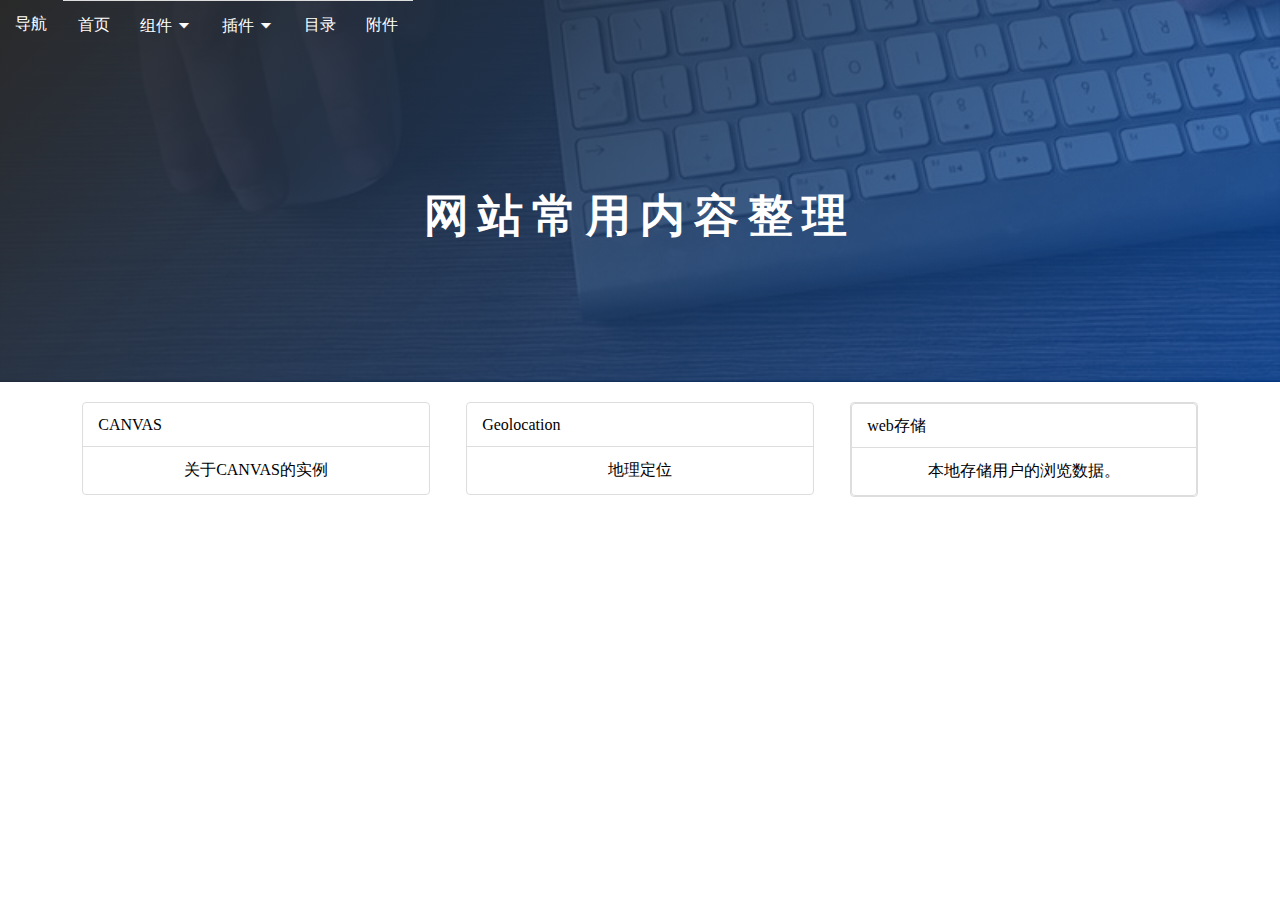
<file: index.html>
<!DOCTYPE html>
<html lang="en">
<head>
	<meta charset="UTF-8">
	<meta name="viewport" content="width=device-width, initial-scale=1.0">
	<title>导航条</title>
	<link rel="stylesheet/less" type="text/css" href="fonts/iconfont.css">	
	<link rel="shortcut icon" href="img/logo.png">
	<link rel="stylesheet/less" type="text/css" href="css/QFrame.css">
	<link rel="stylesheet/less" type="text/css" href="css/color.css">
	<script src="js/less.min.js" type="text/javascript"></script>
</head>
<body>
	<header id="header" class="header">			
		<div class="overlay"></div>
		<div class="menu"></div>
		<div class="content">
			<div class="conWrap">
				<h1 class="color-white title-font">网站常用内容整理</h1>
			</div>			
		</div>
	</header>
	<div class="container">		
		<div class="col-xs-4 col-md-4">
			<div class="card block">
				<div class="card-header">CANVAS</div>
				<div class="card-body">关于CANVAS的实例</div>			
			</div>
		</div>
		<div class="col-xs-4 col-md-4">
			<div class="card block">
				<div class="card-header">Geolocation</div>
				<div class="card-body">地理定位</div>				
			</div>
		</div>
		<div class="col-xs-4 col-md-4">
			<div class="card block">
			<div class="card ">
				<div class="card-header">web存储</div>
				<div class="card-body">本地存储用户的浏览数据。</div>				
			</div>
		</div>		
	</div>

	<!-- 	<h1 class="font-black">我是黑色</h1> -->
	<script type="text/javascript" src="js/jquery-1.7.2.min.js"></script>
	<script type="text/javascript" src="js/index.js"></script>
</body>
</html>
</file>
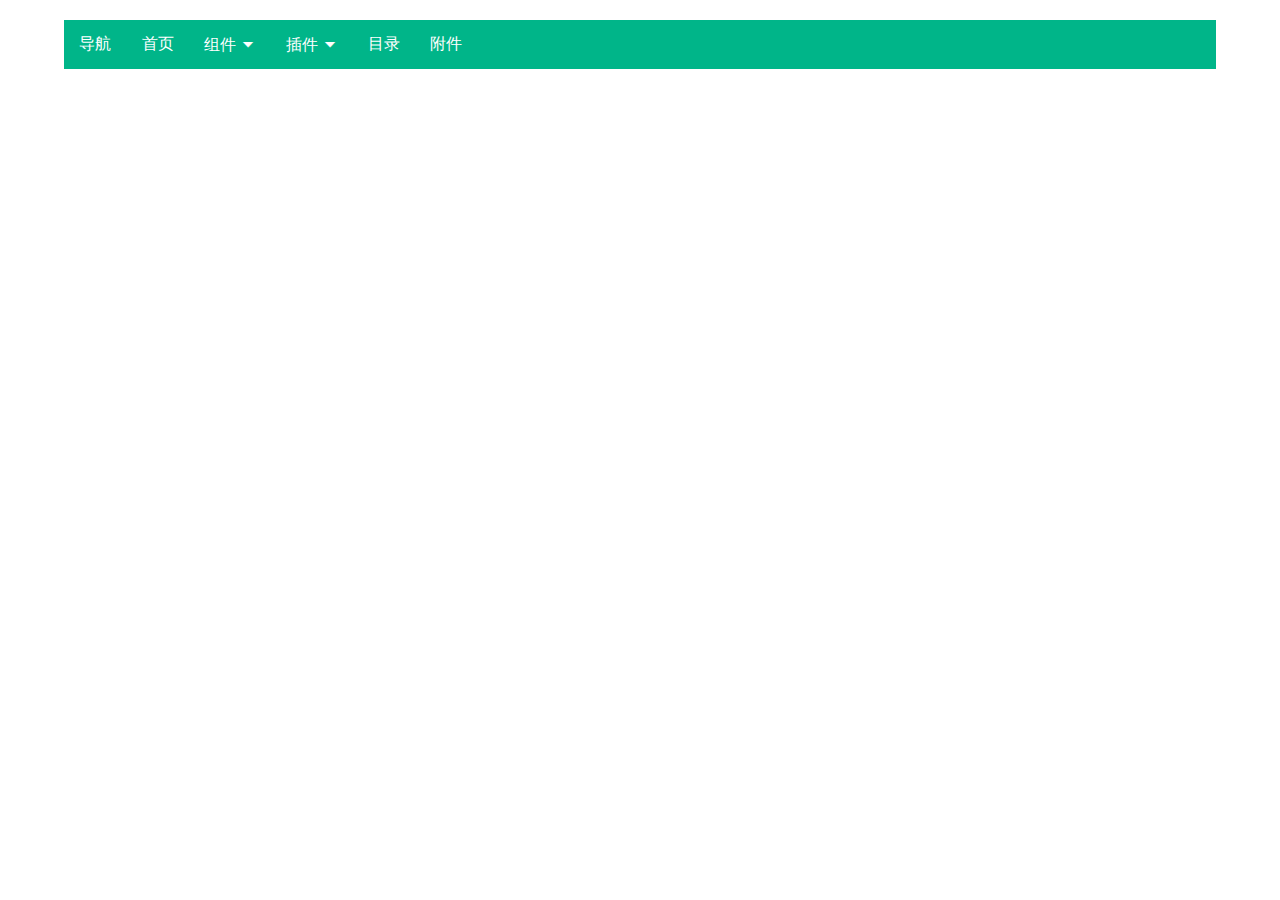
<file: loadingImg.html>
<!DOCTYPE html>
<html lang="en">
<head>
	<meta charset="UTF-8">
	<title>图片懒加载</title>
</head>
<link rel="stylesheet" type="text/css" href="fonts/iconfont.css">
<link rel="stylesheet" type="text/css" href="css/QFrame.css">
<link rel="stylesheet" type="text/css" href="css/color.css">
<link rel="shortcut icon" href="img/logo.png">
<!-- <style>	
#imgwrap {
	/*width: 520px;*/
	margin: 30px auto;
	border: 1px solid red;
	overflow: hidden;
}
#imgwrap li {
	width: 100%;
	height: 480px;
	float: left;
	list-style: none;
	margin: 5px;
	background: url(img/default.jpg) center center no-repeat;
	/*border: 1px dashed green;*/
}
</style> -->
<body>
	<div class="container">
		<div class="menu"></div>		
		<div class="mt10">
			<div id="imgwrap">
				<ul>
					<li data-src="img/l-1.jpg"></li>
					<li data-src="img/l-2.jpg"></li>
					<li data-src="img/l-3.jpg"></li>
					<li data-src="img/l-4.jpg"></li>
					<li data-src="img/l-5.jpg"></li>
					<li data-src="img/l-6.jpg"></li>
					<li data-src="img/l-7.jpg"></li>
					<li data-src="img/l-8.jpg"></li>
				</ul>
			</div>
		</div>
	</div>
	<script type="text/javascript" src="js/jquery-1.7.2.min.js"></script>
	<script type="text/javascript" src="js/index.js"></script>	
</body>
</html>
</file>
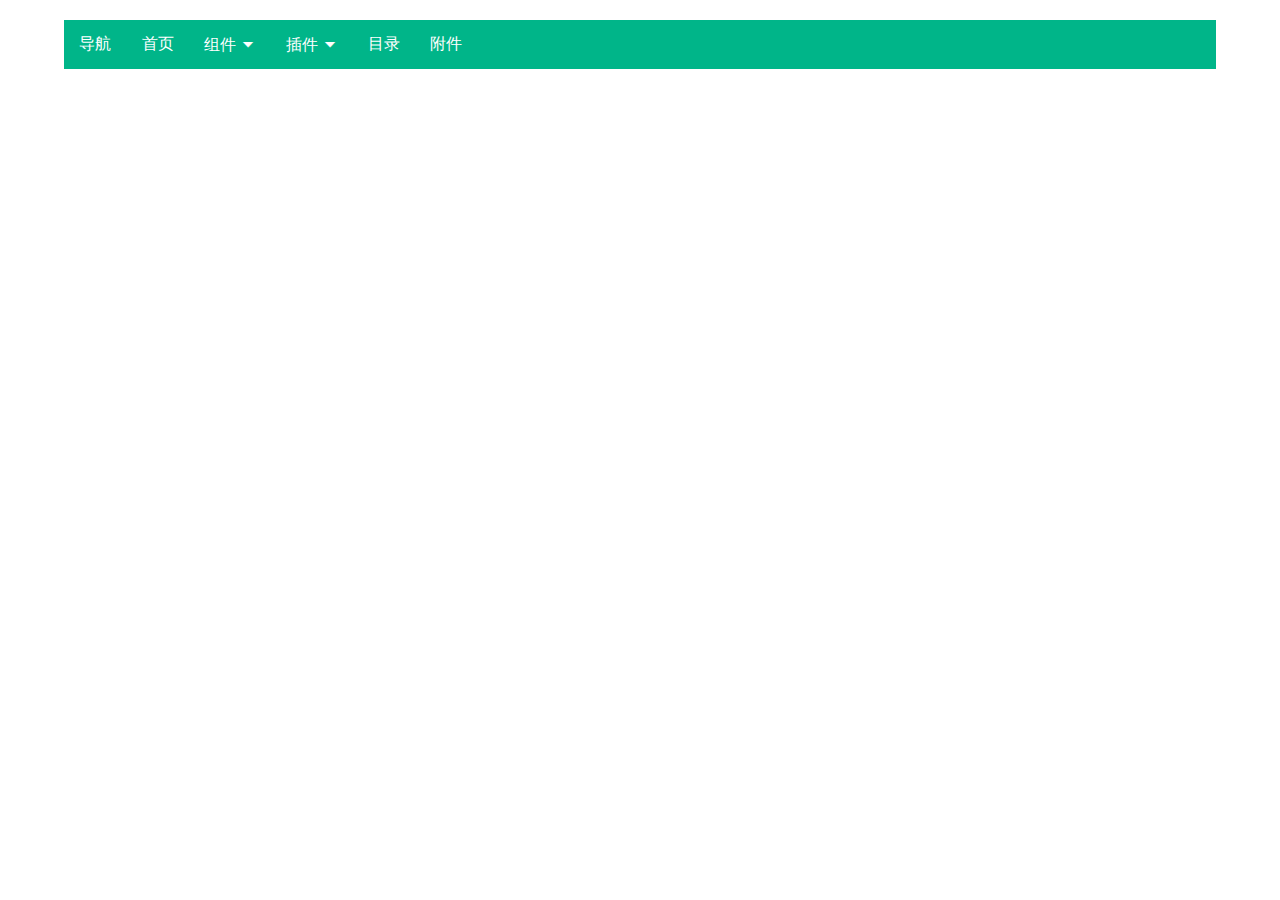
<file: navbar.html>
<!DOCTYPE html>
<html lang="en">
<head>
	<meta charset="UTF-8">
	<meta name="viewport" content="width=device-width, initial-scale=1.0">
	<title>导航条</title>
	<style>
		.open + .dm-1 {
    display: block;
    background-color: #00b589;
}
	</style>
</head>
<link rel="stylesheet" type="text/css" href="fonts/iconfont.css">
<link rel="stylesheet" type="text/css" href="css/QFrame.css">
<link rel="stylesheet" type="text/css" href="css/color.css">
<body>
	<div class="container" style="overflow: inherit;">
		<div class="menu" style="background-color: #00b589;"></div>
	</div>
	
	<script type="text/javascript" src="js/jquery-1.7.2.min.js"></script>
	<script type="text/javascript" src="js/index.js"></script>
</body>
</html>
</file>
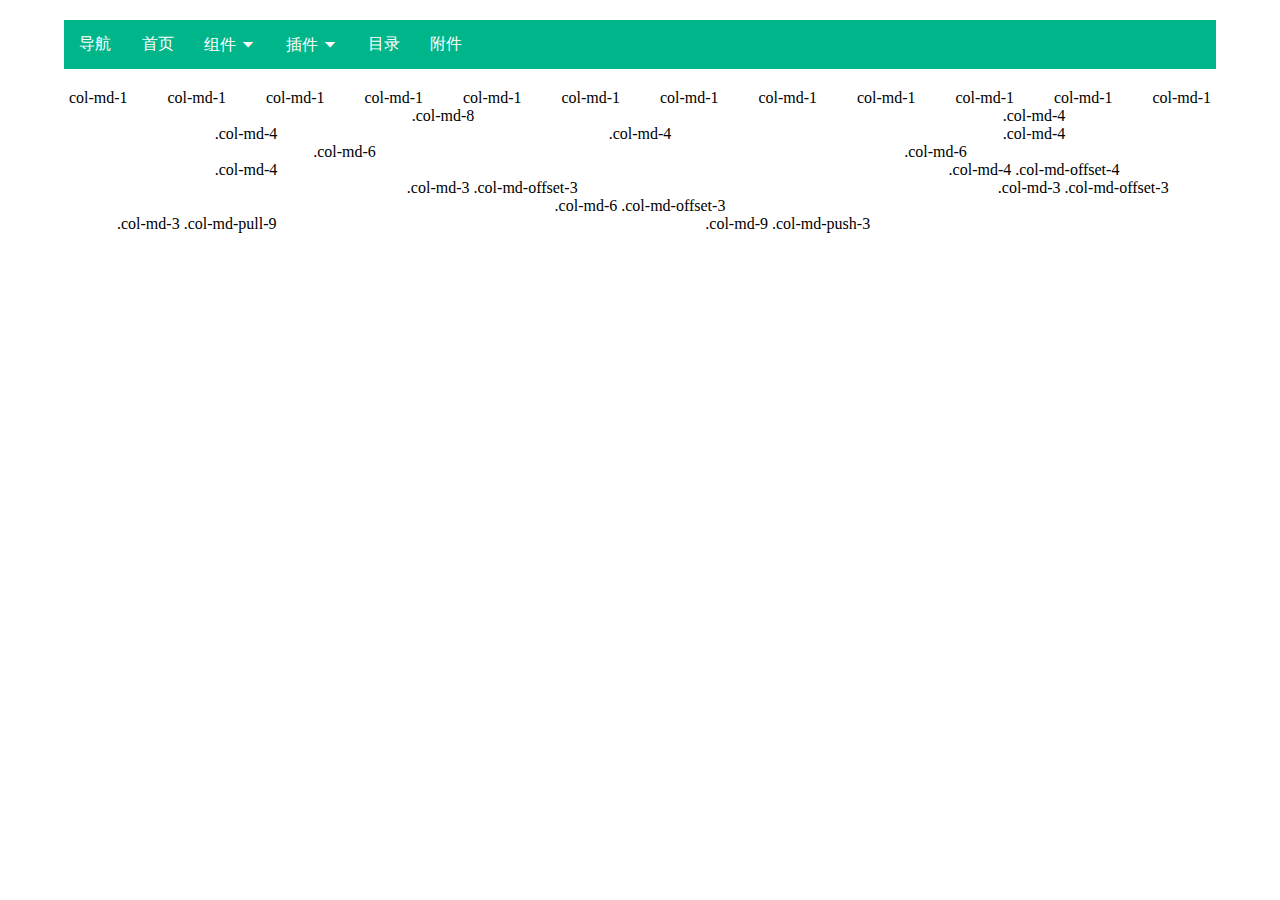
<file: shange.html>
<!DOCTYPE html>
<html lang="en">
<head>
	<meta charset="UTF-8">
	<meta name="viewport" content="width=device-width, initial-scale=1.0">
	<title>导航条</title>
</head>
<link rel="stylesheet" type="text/css" href="fonts/iconfont.css">
<link rel="stylesheet" type="text/css" href="css/QFrame.css">
<link rel="stylesheet" type="text/css" href="css/color.css">
<link rel="shortcut icon" href="img/logo.png">
<body>
	<div class="container">
		<div class="menu"></div>
		<div class="mt10">
			<div class="row rowgrid">
				<div class="col-xs-1 col-xs-1">col-md-1</div>
				<div class="col-xs-1 col-md-1">col-md-1</div>
				<div class="col-xs-1 col-md-1">col-md-1</div>
				<div class="col-xs-1 col-md-1">col-md-1</div>
				<div class="col-xs-1 col-md-1">col-md-1</div>
				<div class="col-xs-1 col-md-1">col-md-1</div>
				<div class="col-xs-1 col-md-1">col-md-1</div>
				<div class="col-xs-1 col-md-1">col-md-1</div>
				<div class="col-xs-1 col-md-1">col-md-1</div>
				<div class="col-xs-1 col-md-1">col-md-1</div>
				<div class="col-xs-1 col-md-1">col-md-1</div>
				<div class="col-xs-1 col-md-1">col-md-1</div>
			</div>
			<div class="row rowgrid">
				<div class="col-xs-8 col-md-8">.col-md-8</div>
				<div class="col-xs-4 col-md-4">.col-md-4</div>
			</div>
			<div class="row rowgrid">
				<div class="col-xs-4 col-md-4">.col-md-4</div>
				<div class="col-xs-4 col-md-4">.col-md-4</div>
				<div class="col-xs-4 col-md-4">.col-md-4</div>
			</div>
			<div class="row rowgrid">
				<div class="col-xs-6 col-md-6">.col-md-6</div>
				<div class="col-xs-6 col-md-6">.col-md-6</div>
			</div>
			<div class="row rowgrid">
				<div class="col-md-4">.col-md-4</div>
				<div class="col-md-4 col-md-offset-4  col-xs-offset-4">.col-md-4 .col-md-offset-4</div>
			</div>
			<div class="row rowgrid">
				<div class="col-xs-3 col-md-3 col-md-offset-3 col-xs-offset-3">.col-md-3 .col-md-offset-3</div>
				<div class="col-xs-3 col-md-3 col-md-offset-3 col-xs-offset-3">.col-md-3 .col-md-offset-3</div>
			</div>
			<div class="row rowgrid">
				<div class="col-xs-6 col-md-6 col-md-offset-3  col-xs-offset-3">.col-md-6 .col-md-offset-3</div>
			</div>
			<div class="row rowgrid">
			  	<div class="col-md-9 col-md-push-3">.col-md-9 .col-md-push-3</div>
			  	<div class="col-md-3 col-md-pull-9">.col-md-3 .col-md-pull-9</div>
			</div>
		</div>
	</div>	
	<script type="text/javascript" src="js/jquery-1.7.2.min.js"></script>
	<script type="text/javascript" src="js/index.js"></script>
</body>
</html>
</file>
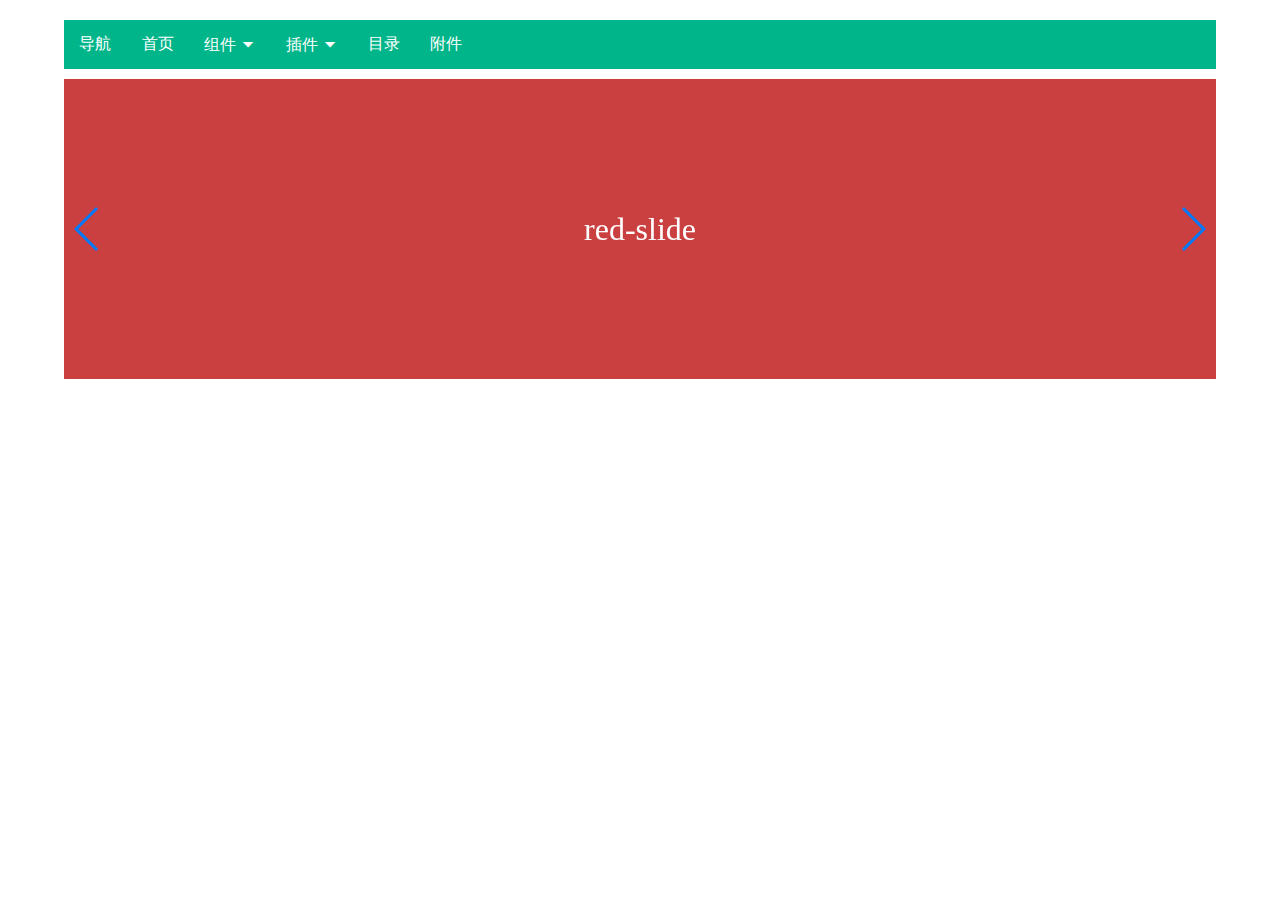
<file: swiper.html>
<!DOCTYPE html>
<html lang="en">
<head>
	<meta charset="UTF-8">
	<meta name="viewport" content="width=device-width, initial-scale=1.0">
	<title>导航条</title>
</head>
<link rel="stylesheet" type="text/css" href="fonts/iconfont.css">
<link rel="stylesheet" type="text/css" href="swiper/css/swiper-3.4.0.min.css">
<link rel="stylesheet" type="text/css" href="swiper/css/animate.min.css">
<link rel="stylesheet" type="text/css" href="css/QFrame.css">
<link rel="stylesheet" type="text/css" href="css/color.css">
<link rel="shortcut icon" href="img/logo.png">
<body>
	<div class="container">
		<div class="menu"></div>
		<div class="swiper-container mt10">
		    <div class="swiper-wrapper">
		        <div class="swiper-slide orange-slide"><center>orange-slide</center></div>
		        <div class="swiper-slide red-slide"><center>red-slide</center></div>
		        <div class="swiper-slide theme-slide"><center>theme-slide</center></div>
		    </div>
		    <!-- 如果需要分页器 -->
		    <div class="swiper-pagination"></div>
		    
		    <!-- 如果需要导航按钮 -->
		    <div class="swiper-button-prev"></div>
		    <div class="swiper-button-next"></div>
		    
		    <!-- 如果需要滚动条 -->
		    <!-- <div class="swiper-scrollbar"></div> -->
		</div>
	</div>
	
	<script type="text/javascript" src="js/jquery-1.7.2.min.js"></script>
	<script type="text/javascript" src="swiper/js/swiper-3.4.0.jquery.min.js"></script>
	<script type="text/javascript" src="swiper/js/swiper.animate1.0.2.min.js"></script>
	<script type="text/javascript" src="js/index.js"></script>
	<script type="text/javascript">        
	  	var mySwiper = new Swiper ('.swiper-container', {
		  	autoplay:1000,	//自动播放
		  	autoplayStopOnLast : false,	//如果设置为true，当切换到最后一个slide时停止自动切换。（loop模式下无效）。
		  	initialSlide :1,	//设定初始化时slide的索引,0开始。
		  	// direction : 'vertical',	//Slides的滑动方向，可设置水平(horizontal)或垂直(vertical)。
		  	// speed:300,	//滑动速度，即slider自动滑动开始到结束的时间（单位ms）。
	  	})
  </script>
</body>
</html>
</file>
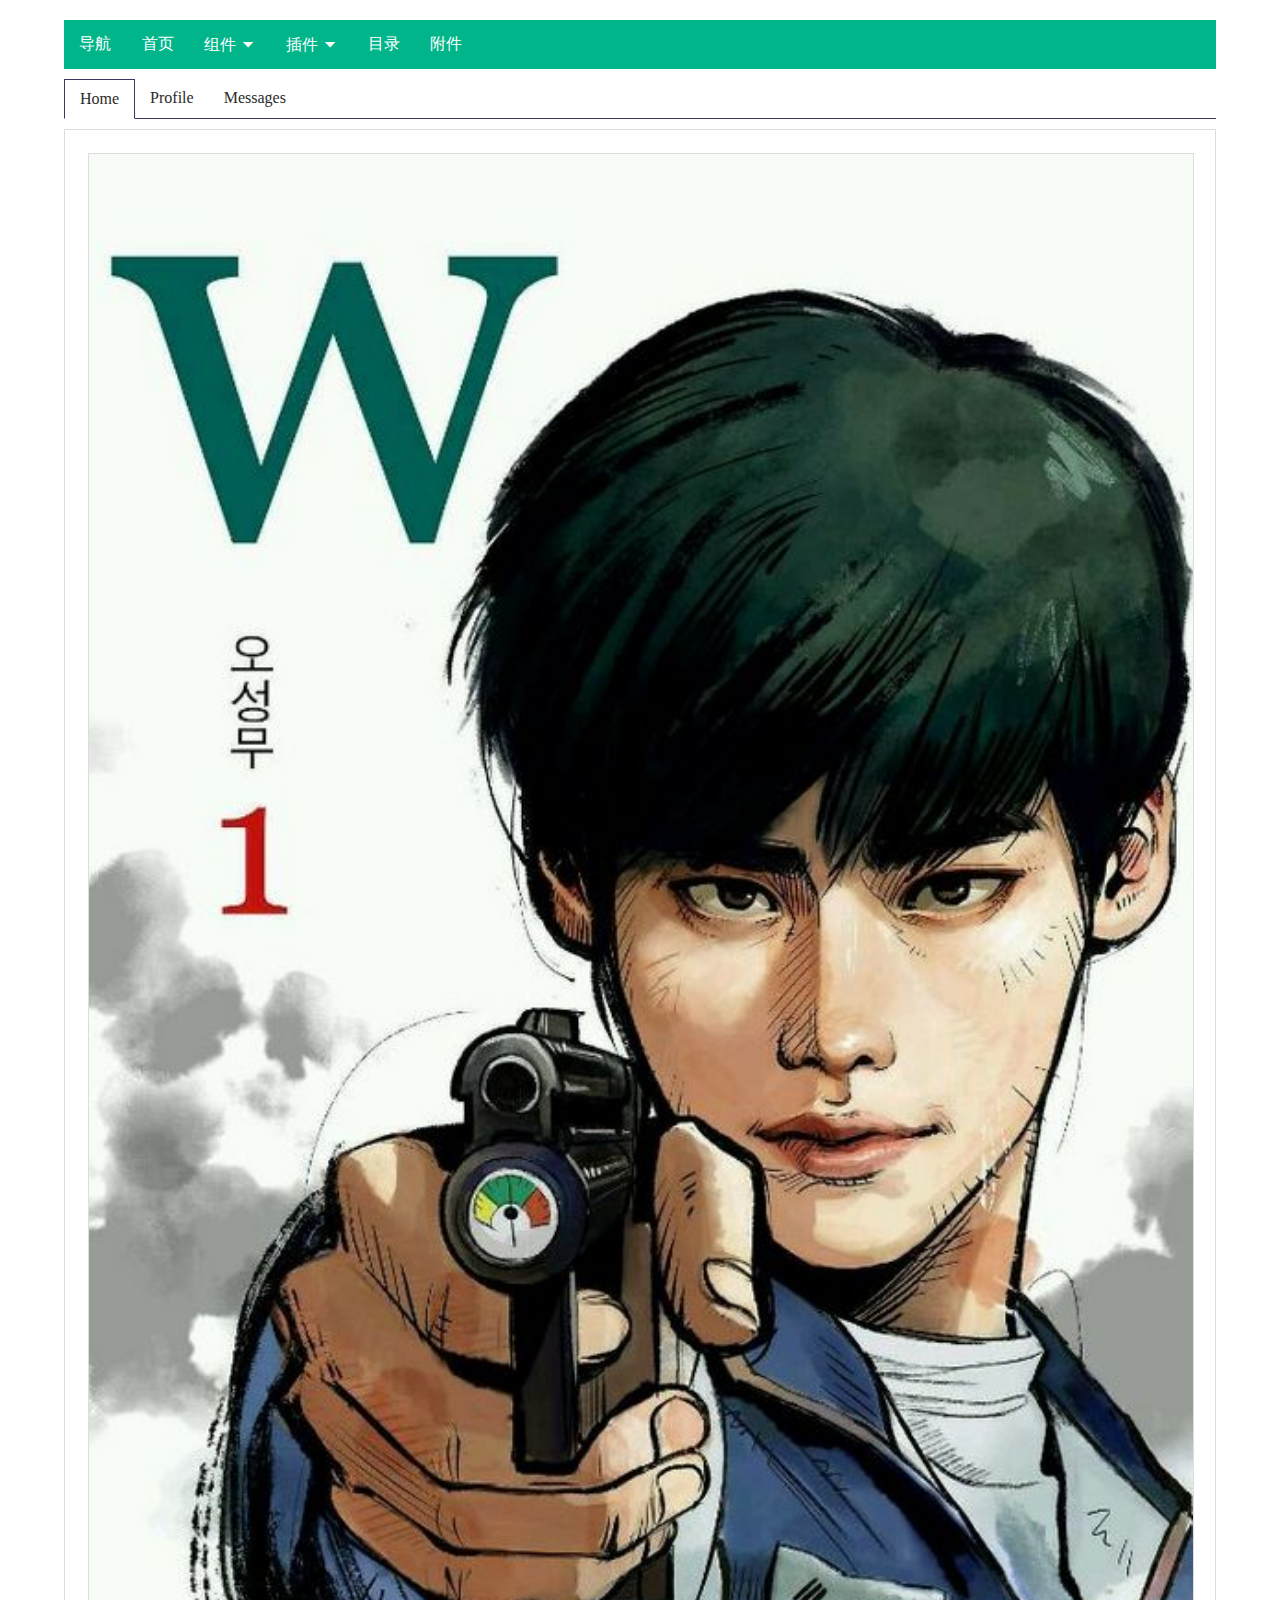
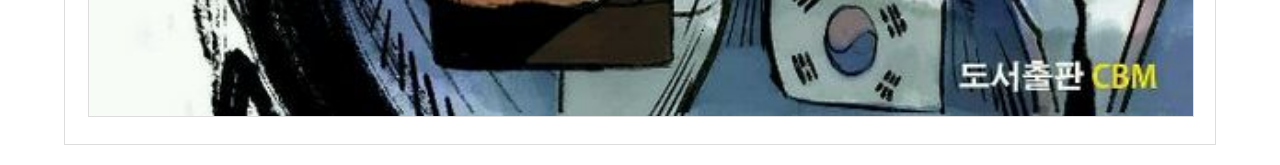
<file: tab.html>
<!DOCTYPE html>
<html lang="en">
<head>
	<meta charset="UTF-8">
	<meta name="viewport" content="width=device-width, initial-scale=1.0">
	<title>标签页</title>
</head>
<link rel="stylesheet" type="text/css" href="fonts/iconfont.css">
<link rel="stylesheet" type="text/css" href="css/QFrame.css">
<link rel="stylesheet" type="text/css" href="css/color.css">
<link rel="shortcut icon" href="img/logo.png">
<body>
	<div class="container">
		<div class="menu"></div>
		<div class="mt10">
			<ul class="tabs">
			  	<li class="tabs-item active">
			  		<a data-role="home" href="javascript:void(0);">Home</a>
			  	</li>
			  	<li class="tabs-item">
			  		<a data-role="profile" href="javascript:void(0);">Profile</a>
			  	</li>
			  	<li class="tabs-item">
			  		<a data-role="messages" href="javascript:void(0);">Messages</a>
			  	</li>  
			</ul>

			<div class="tab-content mt10">
				<div class="tab-pane fade in active" id="home">
					<div class="borderImg">
						<img src="img/2.jpg" alt="">
					</div>
				</div>
				<div class="tab-pane fade" id="profile">
					<div class="borderImg">
						<img src="img/1.jpg" alt="">
					</div>
				</div>
				<div class="tab-pane fade" id="messages">
					<div class="borderImg">
						<img src="img/3.jpg" alt="">
					</div>
				</div>				
			</div>
		</div>
	</div>
	
	<script type="text/javascript" src="js/jquery-1.7.2.min.js"></script>
	<script type="text/javascript" src="js/index.js"></script>
</body>
</html>
</file>
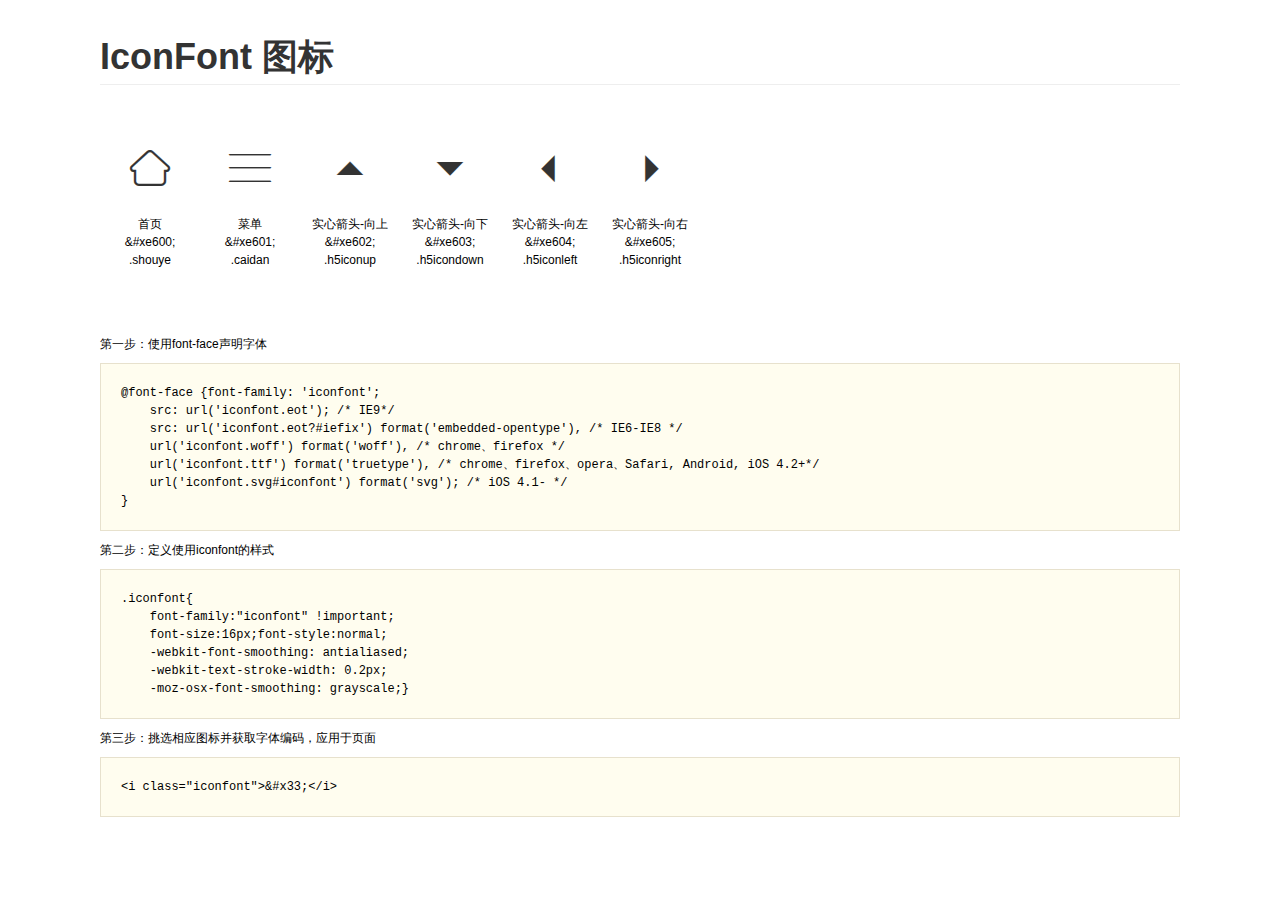
<file: fonts/demo.html>
<!DOCTYPE html>
<html>
<head>
    <meta charset="utf-8"/>
    <title>IconFont</title>
    <link rel="stylesheet" href="demo.css">
    <link rel="stylesheet" href="iconfont.css">
</head>
<body>
    <div class="main">
        <h1>IconFont 图标</h1>
        <ul class="icon_lists clear">
            
                <li>
                <i class="icon iconfont">&#xe600;</i>
                    <div class="name">首页</div>
                    <div class="code">&amp;#xe600;</div>
                    <div class="fontclass">.shouye</div>
                </li>
            
                <li>
                <i class="icon iconfont">&#xe601;</i>
                    <div class="name">菜单</div>
                    <div class="code">&amp;#xe601;</div>
                    <div class="fontclass">.caidan</div>
                </li>
            
                <li>
                <i class="icon iconfont">&#xe602;</i>
                    <div class="name">实心箭头-向上</div>
                    <div class="code">&amp;#xe602;</div>
                    <div class="fontclass">.h5iconup</div>
                </li>
            
                <li>
                <i class="icon iconfont">&#xe603;</i>
                    <div class="name">实心箭头-向下</div>
                    <div class="code">&amp;#xe603;</div>
                    <div class="fontclass">.h5icondown</div>
                </li>
            
                <li>
                <i class="icon iconfont">&#xe604;</i>
                    <div class="name">实心箭头-向左</div>
                    <div class="code">&amp;#xe604;</div>
                    <div class="fontclass">.h5iconleft</div>
                </li>
            
                <li>
                <i class="icon iconfont">&#xe605;</i>
                    <div class="name">实心箭头-向右</div>
                    <div class="code">&amp;#xe605;</div>
                    <div class="fontclass">.h5iconright</div>
                </li>
            
        </ul>


        <div class="helps">
            第一步：使用font-face声明字体
            <pre>
@font-face {font-family: 'iconfont';
    src: url('iconfont.eot'); /* IE9*/
    src: url('iconfont.eot?#iefix') format('embedded-opentype'), /* IE6-IE8 */
    url('iconfont.woff') format('woff'), /* chrome、firefox */
    url('iconfont.ttf') format('truetype'), /* chrome、firefox、opera、Safari, Android, iOS 4.2+*/
    url('iconfont.svg#iconfont') format('svg'); /* iOS 4.1- */
}
</pre>
第二步：定义使用iconfont的样式
            <pre>
.iconfont{
    font-family:"iconfont" !important;
    font-size:16px;font-style:normal;
    -webkit-font-smoothing: antialiased;
    -webkit-text-stroke-width: 0.2px;
    -moz-osx-font-smoothing: grayscale;}
</pre>
第三步：挑选相应图标并获取字体编码，应用于页面
<pre>
&lt;i class="iconfont"&gt;&amp;#x33;&lt;/i&gt;
</pre>
        </div>

    </div>
</body>
</html>
</file>
<file: fonts/iconfont.css>
@font-face {font-family: "iconfont";
  src: url('iconfont.eot?t=1474440348'); /* IE9*/
  src: url('iconfont.eot?t=1474440348#iefix') format('embedded-opentype'), /* IE6-IE8 */
  url('iconfont.woff?t=1474440348') format('woff'), /* chrome, firefox */
  url('iconfont.ttf?t=1474440348') format('truetype'), /* chrome, firefox, opera, Safari, Android, iOS 4.2+*/
  url('iconfont.svg?t=1474440348#iconfont') format('svg'); /* iOS 4.1- */
}

.iconfont {
  font-family:"iconfont" !important;
  font-size:16px;
  font-style:normal;
  -webkit-font-smoothing: antialiased;
  -webkit-text-stroke-width: 0.2px;
  -moz-osx-font-smoothing: grayscale;
}
.icon-shouye:before { content: "\e600"; }
.icon-caidan:before { content: "\e601"; }
.icon-h5iconup:before { content: "\e602"; }
.icon-h5icondown:before { content: "\e603"; }
.icon-h5iconleft:before { content: "\e604"; }
.icon-h5iconright:before { content: "\e605"; }
</file>
<file: css/QFrame.css>
/*less*/
@hovercolor:transparent;
@bgcolor:transparent;
@navbarheight:48px;
.before-table{
  content: '';
  display: table;
}
.after-table{
  content: "";
  display: table;
}
.menu{
 background-color: #00b589;
}
.overlay + .menu {
    background-color: transparent;
}
.border{
  border:1px solid #ddd;
}
.bordertop{
  border-top: 1px solid #ddd;
}
.border-radius (@radius) {
  border-radius: @radius;
  -moz-border-radius: @radius;
  -webkit-border-radius: @radius;
}
.color-white{color: #fff}
.center{text-align: center}
.title-font {
    font-size: 2.8em;
    letter-spacing: .2em;
}
* {
	font-family: "微软雅黑";
	font-size: 16px;
	list-style-type: none;
	padding: 0;
	margin: 0;
}
a {
	text-decoration: none;
	outline: none;
}
#header{
  background-image: url("../img/jp.png");
}
.header {
    min-height: 380px;
    /*float: left;*/
    width: 100%;
    background-size: cover;
    background-position: bottom center;
    background-repeat: no-repeat;
    position: relative;
}
.overlay {
    z-index: 0;
    position: absolute;
    bottom: 0;
    top: 0;
    left: 0;
    right: 0;
    background: #292929;
    background: -moz-linear-gradient(-45deg, #292929 0%, rgba(0, 72, 173, 0.7) 100%);
    background: -webkit-gradient(left top, right bottom, color-stop(0%, #292929), color-stop(100%, rgba(0, 87, 137, 0.7)));
    background: -webkit-linear-gradient(-45deg, #292929 0%, rgba(0, 87, 137, 0.47) 100%);
    background: -o-linear-gradient(-45deg, #292929 0%, rgba(0, 72, 173, 0.7) 100%);
    background: -ms-linear-gradient(-45deg, #292929 0%, rgba(0, 72, 173, 0.7) 100%);
    background: linear-gradient(135deg, #292929 0%, rgba(0, 72, 173, 0.7) 100%);
    filter: progid:DXImageTransform.Microsoft.gradient(startColorstr='#292929', endColorstr='#005789', GradientType=1);
}
img{width: 100%;}
.content {
    position: relative;
    height: 332px;
    display: table;
    text-align: center;
    width: 100%;
}
.conWrap {
    display: table-cell;
    vertical-align: middle;
    height: 100%;
}
.content:before{
  .before-table;
}
.content:after{
  .after-table;
}
.overlay+.menu {
    position: relative;
    width: 100%;
    z-index: 10000;
}
/*index.html*/
.open+.dm-1 {
	display: block;
}
.dm-1{display: none;}
.dm-1 li a {
	display: block;
	color: #fff;
	padding: 10px;
}
.open+a>span:before{
	content: "\e602";
}
.navbarWrap {
	margin: 0 auto;
	.border-radius(3px);
}
.navbar-header {
	line-height: 3em;
}
.navbar-header a {
	color: #fff;
	padding: 0 15px;  
}
.navbarWrap:before, .navbarWrap:after {
	display: table;
	content: " ";
}
.navbarWrap:after {
	clear: both;
}
.navbar-nav {
	display: block;
	.bordertop;
}
.navbar-nav li {
	position: relative;
	display: block;
}
.navbar-nav>li>a {
	display: block;
	position: relative;
	padding: 0 15px;
	line-height: 3em;
	color: #fff;
}
.dm-1 a:hover, .open>a, .navbar-nav>li>a:hover {
	background-color: @hovercolor;
}
.navbar-toggle {
	float: right;
	.border-radius(4px);
	display: block;
	height: 2em;
	line-height: 2em;
	text-align: center;
	margin-top: .5em;
	width: auto;
	margin-right: .5em;
}
.folding {
	display: none;
}
.mt10 {
	margin-top: 10px
}
.mb10 {
	margin-bottom: 10px
}
.mt20 {
  margin-top: 20px
}
.mb20 {
  margin-bottom: 20px
}
.mr10 {
	margin-right: 10px
}
.ml {
	margin-left: 10px
}
.pt10 {
	padding-top: 10px
}
.pb10 {
	padding-bottom: 10px
}
.pr10 {
	padding-right: 10px
}
.pl10 {
	padding-left: 10px
}
.container {
    width: 90%;
    margin:20px auto;
    overflow: hidden;
}
.container .block {
    width: 90%;
    margin: 0 auto;
}
/*按钮*/
.btn {
	display: inline-block;
	padding: 6px 12px;
	margin-bottom: 0;
	font-size: 14px;
	font-weight: 400;
	line-height: 1.42857143;
	text-align: center;
	white-space: nowrap;
	vertical-align: middle;
	-ms-touch-action: manipulation;
	touch-action: manipulation;
	cursor: pointer;
	-webkit-user-select: none;
	-moz-user-select: none;
	-ms-user-select: none;
	user-select: none;
	background-image: none;
	.border-radius(4px);
  .border;
}
.btn-white {
	border-color: #2a2a2a;
	color: #2a2a2a;
}
.btn-green {
	border-color: #5cb85c;
	background-color: #5cb85c;
	color: #fff;
}
.btn-blue {
	border-color: #007ab1;
	background-color: #007ab1;
	color: #fff;
}
.btn-red {
	border-color: #d81e1e;
	background-color: #d81e1e;
	color: #fff;
}
.btn-orange {
	border-color: #ff4a00;
	background-color: #ff4a00;
	color: #fff;
}
.buttonWrap>a {
	margin-top: 10px;
}
.btn-lg {
	padding: 10px 15px;
	font-size: 1.2em;
}
.btn-width {
	width: 20%;
	text-align: center;
}
/*form.html*/
.formgroup {
    width: 100%;
    margin: 10px 0;
}
.formgroup label.title {
    width: 14%;
    display: block;
    float: left;
    text-align: right;
    padding-right: 2%;
    line-height: 2em;
}
input[type="text"],input[type="password"]{
    .border;
    height: 2em;
    line-height: 2em;
}
.line-title {
    font-size: 1.5em;
    margin-top: 1em;
}
select {
    .border;
    appearance: none;
    -moz-appearance: none;
    -webkit-appearance: none;
    background: url(http://ourjs.github.io/static/2015/arrow.png) no-repeat scroll right center transparent;
    padding-right: 14px;
    height: 2em;
    width: 81%;
}
/*清除ie的默认选择框样式清除，隐藏下拉箭头*/
select::-ms-expand { display: none; }
.check_box,.radio_box {
    height: 2em;
    line-height: 2em;
    position: relative;
    margin-right: 1em;
}
.check_box input:checked + label,.radio_box input:checked + label {
    border: 2px solid #ef4949;
}
.check_box label,.radio_box label{
    width: 16px;
    height: 16px;
    position: absolute;
    top: 0;
    left: -1px;
    border: 2px solid #cacaca;
    .border-radius(50%);
    background: #fff;
    cursor: pointer;
}
.check_box input:checked + label:after {
	content: '';
    width: 8px;
    height: 4px;
    position: absolute;
    top: 4px;
    left: 3px;
    border-top: none;
    border-right: none;
    opacity: 0.4;
    transform: rotate(-45deg);
    /* -webkit-transform: rotate(-45deg); */
    opacity: 1;
    border: 2px solid #ef4949;
    border-top: none;
    border-right: none;
}
.radio_box input:checked + label:after {
    content: '';
    width: 8px;
    height: 8px;
    position: absolute;
    top: 50%;
    margin-top: -4px;
    left: 50%;
    margin-left: -4px;
    background: #ef4949;
    .border-radius(50%);
}
.check_box span,.radio_box span{
    margin: 0 0 0 5px;
}
.textfield {
	float: left;
	margin-right: 10px;
}
.fileWrap {
    position: relative;
    width: 83px;
    overflow: hidden;
}
input.file {
    position: absolute;
    width: 100%;
    left: 0;
    height: 100%;
    opacity: 0;
    top: 0;
}
/*tabs.html*/
.tabs {
    border-bottom: 1px solid #39395f;
}
.tabs:before{
	content: "";
	display: table;
}
.tabs:after{
	content: "";
	clear: both;
	display: table;
}
.tabs .tabs-item {
    display: block;
    float: left;
    margin-bottom: -1px;
}
.tabs .tabs-item.active a {
    border: 1px solid #39395f;
    background-color: #fff;
    border-bottom-color: transparent;
}
.tabs .tabs-item a {
	display: block;
    padding: 10px 15px;
    color: #2a2a2a;
}
.tab-pane{display: none}
.tab-pane.active{
	display: block
}
.borderImg {
    border: 1px solid #ddd;
}
.borderImg img {
    margin: 2%;
    width: 96%;
    border: 1px solid #ddd;
}

/*大小屏幕适配*/
@media (min-width:768px) {
	.navbar-nav {
		display: block;
		float: left;
	} 
	.navbar-nav>li {
		float: left;
	}
	.navbar-header {
		float: left;
		border-right:1px solid transparent;
	}
	.folding {
		display: block !important;
	}
	.navbar-toggle {
		display: none;
	}
	.dm-1 {
		position: absolute;
		top: 100%;
		left: 0;
		z-index: 1000;
		float: left;
		min-width: 150px;
		margin: 1px 0;
		/*padding: 5px 0;*/
		font-size: 14px;
		text-align: left;
		list-style: none;
		background-color: @bgcolor;
		-webkit-background-clip: padding-box;
		background-clip: padding-box;
		border: 1px solid @bgcolor                  ;
		-webkit-box-shadow: 0 6px 12px rgba(0, 0, 0, .175);
		box-shadow: 0 6px 12px rgba(0, 0, 0, .175);
	}
}
.dm-2 {
    text-indent: 1em;
}
/* roadTab.html路径导航*/
.breadcrumb>li {
    display: inline-block;
}
.breadcrumb>li+li:before {
    padding: 0 5px;
    color: #ccc;
    content: "/\00a0";
}
.disabled>a,.disabled{
	color: #777;
    cursor: not-allowed;
    background-color: #fff;
    border-color: #ddd;
}
.pagination>li {
    display: inline;
}
.pagination>li>a, .pagination>li>span {
    position: relative;
    float: left;
    padding: 6px 12px;
    margin-left: -1px;
    line-height: 1.42857143;
    color: #428bca;
    text-decoration: none;
    background-color: #fff;
    border: 1px solid #ddd;
}
.pagination>.active>a, .pagination>.active>span, .pagination>.active>a:hover, .pagination>.active>span:hover, .pagination>.active>a:focus, .pagination>.active>span:focus {
    z-index: 2;
    color: #fff;
    cursor: default;
    background-color: @hovercolor;
    border-color: #428bca;
}
/*卡片布局*/
.card {
    border: 1px solid #ddd;
    .border-radius(4px);
}
.card-header,.card-body,.card-footer{
  padding: .8em;
  position: relative;
}
.card-header:after {
    content: "";
    height: 1px;
    width: 100%;
    position: absolute;
    bottom: 0;
    left: 0;
    background-color: #ddd;
}
.card-footer:before {
    content: "";
    height: 1px;
    width: 100%;
    position: absolute;
    top: 0;
    left: 0;
    background-color: #ddd;
}
.card-footer[valign=bottom], .card-header[valign=bottom] {
    -webkit-box-align: end;
    -ms-flex-align: end;
    -webkit-align-items: flex-end;
    align-items: flex-end;
}
.card-header-pic {
    background-image: url(../img/youcai.jpg);
    height: 20em;
    background-size: cover;
    background-position: center;
}
.card-footer, .card-header {
    min-height: 44px;
    position: relative;
    padding: 10px 15px;
    box-sizing: border-box;
    display: -webkit-box;
    display: -ms-flexbox;
    display: -webkit-flex;
    display: flex;
    -webkit-box-pack: justify;
    -ms-flex-pack: justify;
    -webkit-justify-content: space-between;
    justify-content: space-between;
    -webkit-box-align: center;
    -ms-flex-align: center;
    -webkit-align-items: center;
    align-items: center;
}
.cart-avatar {
    width: 2em;
    height: 2em;
    .border-radius(2em);
    overflow: hidden;
}
/*swiper.html*/
.swiper-slide{height: 300px;}
.orange-slide{
  background-color:#ff8604;
}
.red-slide{
  background-color:#ca4040;
}
.theme-slide{
  background-color:@bgcolor;
}
.swiper-slide center{
  font-size: 2em;
  line-height: 300px;
  color: #fff;
}
/*媒体查询*/
@media (max-width:768px) {
/*  #header{height: @navbarheight;}
  #header.headerHeight{height:300px;}*/
	.navbar-nav.folding {
		border-color: #fff;
	}
  .content{
    top: 50px;
    position: fixed;
  }
	.dm-1 li a {
		text-indent: 1em;
	}
  .dm-1 .dm-2 li a {
    text-indent: 2em;
  }
	.formgroup label.title {
    	width: 17%;
	}
	.textfield {
	    width: 54% !important;
	    float: left;
	    margin-right: 2%;
	}
.swiper-slide{height: 260px;}
.swiper-slide center{line-height: 260px;}
}
@media (max-width: 320px){
	.textfield {
	    width: 48% !important;
	    float: left;
	    margin-right: 2%;
	}
}
/*栅格系统*/
/*.clearfix:before, .clearfix:after, .dl-horizontal dd:before, .dl-horizontal dd:after, .container:before, .container:after, .container-fluid:before, .container-fluid:after, .row:before, .row:after, .form-horizontal .form-group:before, .form-horizontal .form-group:after, .btn-toolbar:before, .btn-toolbar:after, .btn-group-vertical>.btn-group:before, .btn-group-vertical>.btn-group:after, .nav:before, .nav:after, .navbar:before, .navbar:after, .navbar-header:before, .navbar-header:after, .navbar-collapse:before, .navbar-collapse:after, .pager:before, .pager:after, .panel-body:before, .panel-body:after, .modal-footer:before, .modal-footer:after {
    display: table;
    content: " ";
}
.clearfix:after, .dl-horizontal dd:after, .container:after, .container-fluid:after, .row:after, .form-horizontal .form-group:after, .btn-toolbar:after, .btn-group-vertical>.btn-group:after, .nav:after, .navbar:after, .navbar-header:after, .navbar-collapse:after, .pager:after, .panel-body:after, .modal-footer:after {
    clear: both;
}
.clearfix:before, .clearfix:after, .dl-horizontal dd:before, .dl-horizontal dd:after, .container:before, .container:after, .container-fluid:before, .container-fluid:after, .row:before, .row:after, .form-horizontal .form-group:before, .form-horizontal .form-group:after, .btn-toolbar:before, .btn-toolbar:after, .btn-group-vertical>.btn-group:before, .btn-group-vertical>.btn-group:after, .nav:before, .nav:after, .navbar:before, .navbar:after, .navbar-header:before, .navbar-header:after, .navbar-collapse:before, .navbar-collapse:after, .pager:before, .pager:after, .panel-body:before, .panel-body:after, .modal-footer:before, .modal-footer:after {
    display: table;
    content: " ";
}*/
.rowgrid {
    margin-bottom: 20px;
}
.row {
  margin-right: -15px;
  margin-left: -15px;
}
.col-xs-1, .col-sm-1, .col-md-1, .col-lg-1, .col-xs-2, .col-sm-2, .col-md-2, .col-lg-2, .col-xs-3, .col-sm-3, .col-md-3, .col-lg-3, .col-xs-4, .col-sm-4, .col-md-4, .col-lg-4, .col-xs-5, .col-sm-5, .col-md-5, .col-lg-5, .col-xs-6, .col-sm-6, .col-md-6, .col-lg-6, .col-xs-7, .col-sm-7, .col-md-7, .col-lg-7, .col-xs-8, .col-sm-8, .col-md-8, .col-lg-8, .col-xs-9, .col-sm-9, .col-md-9, .col-lg-9, .col-xs-10, .col-sm-10, .col-md-10, .col-lg-10, .col-xs-11, .col-sm-11, .col-md-11, .col-lg-11, .col-xs-12, .col-sm-12, .col-md-12, .col-lg-12 {
  position: relative;
  min-height: 1px;
  text-align: center;
/*  padding-right: 15px;
  padding-left: 15px;*/
}
.col-xs-1, .col-xs-2, .col-xs-3, .col-xs-4, .col-xs-5, .col-xs-6, .col-xs-7, .col-xs-8, .col-xs-9, .col-xs-10, .col-xs-11, .col-xs-12 {
  float: left;
}
.col-xs-12 {
  width: 100%;
}
.col-xs-11 {
  width: 91.66666667%;
}
.col-xs-10 {
  width: 83.33333333%;
}
.col-xs-9 {
  width: 75%;
}
.col-xs-8 {
  width: 66.66666667%;
}
.col-xs-7 {
  width: 58.33333333%;
}
.col-xs-6 {
  width: 50%;
}
.col-xs-5 {
  width: 41.66666667%;
}
.col-xs-4 {
  width: 33.33333333%;
}
.col-xs-3 {
  width: 25%;
}
.col-xs-2 {
  width: 16.66666667%;
}
.col-xs-1 {
  width: 8.33333333%;
}
.col-xs-pull-12 {
  right: 100%;
}
.col-xs-pull-11 {
  right: 91.66666667%;
}
.col-xs-pull-10 {
  right: 83.33333333%;
}
.col-xs-pull-9 {
  right: 75%;
}
.col-xs-pull-8 {
  right: 66.66666667%;
}
.col-xs-pull-7 {
  right: 58.33333333%;
}
.col-xs-pull-6 {
  right: 50%;
}
.col-xs-pull-5 {
  right: 41.66666667%;
}
.col-xs-pull-4 {
  right: 33.33333333%;
}
.col-xs-pull-3 {
  right: 25%;
}
.col-xs-pull-2 {
  right: 16.66666667%;
}
.col-xs-pull-1 {
  right: 8.33333333%;
}
.col-xs-pull-0 {
  right: auto;
}
.col-xs-push-12 {
  left: 100%;
}
.col-xs-push-11 {
  left: 91.66666667%;
}
.col-xs-push-10 {
  left: 83.33333333%;
}
.col-xs-push-9 {
  left: 75%;
}
.col-xs-push-8 {
  left: 66.66666667%;
}
.col-xs-push-7 {
  left: 58.33333333%;
}
.col-xs-push-6 {
  left: 50%;
}
.col-xs-push-5 {
  left: 41.66666667%;
}
.col-xs-push-4 {
  left: 33.33333333%;
}
.col-xs-push-3 {
  left: 25%;
}
.col-xs-push-2 {
  left: 16.66666667%;
}
.col-xs-push-1 {
  left: 8.33333333%;
}
.col-xs-push-0 {
  left: auto;
}
.col-xs-offset-12 {
  margin-left: 100%;
}
.col-xs-offset-11 {
  margin-left: 91.66666667%;
}
.col-xs-offset-10 {
  margin-left: 83.33333333%;
}
.col-xs-offset-9 {
  margin-left: 75%;
}
.col-xs-offset-8 {
  margin-left: 66.66666667%;
}
.col-xs-offset-7 {
  margin-left: 58.33333333%;
}
.col-xs-offset-6 {
  margin-left: 50%;
}
.col-xs-offset-5 {
  margin-left: 41.66666667%;
}
.col-xs-offset-4 {
  margin-left: 33.33333333%;
}
.col-xs-offset-3 {
  margin-left: 25%;
}
.col-xs-offset-2 {
  margin-left: 16.66666667%;
}
.col-xs-offset-1 {
  margin-left: 8.33333333%;
}
.col-xs-offset-0 {
  margin-left: 0;
}
@media (min-width: 768px) {
  .col-sm-1, .col-sm-2, .col-sm-3, .col-sm-4, .col-sm-5, .col-sm-6, .col-sm-7, .col-sm-8, .col-sm-9, .col-sm-10, .col-sm-11, .col-sm-12 {
    float: left;
  }
  .col-sm-12 {
    width: 100%;
  }
  .col-sm-11 {
    width: 91.66666667%;
  }
  .col-sm-10 {
    width: 83.33333333%;
  }
  .col-sm-9 {
    width: 75%;
  }
  .col-sm-8 {
    width: 66.66666667%;
  }
  .col-sm-7 {
    width: 58.33333333%;
  }
  .col-sm-6 {
    width: 50%;
  }
  .col-sm-5 {
    width: 41.66666667%;
  }
  .col-sm-4 {
    width: 33.33333333%;
  }
  .col-sm-3 {
    width: 25%;
  }
  .col-sm-2 {
    width: 16.66666667%;
  }
  .col-sm-1 {
    width: 8.33333333%;
  }
  .col-sm-pull-12 {
    right: 100%;
  }
  .col-sm-pull-11 {
    right: 91.66666667%;
  }
  .col-sm-pull-10 {
    right: 83.33333333%;
  }
  .col-sm-pull-9 {
    right: 75%;
  }
  .col-sm-pull-8 {
    right: 66.66666667%;
  }
  .col-sm-pull-7 {
    right: 58.33333333%;
  }
  .col-sm-pull-6 {
    right: 50%;
  }
  .col-sm-pull-5 {
    right: 41.66666667%;
  }
  .col-sm-pull-4 {
    right: 33.33333333%;
  }
  .col-sm-pull-3 {
    right: 25%;
  }
  .col-sm-pull-2 {
    right: 16.66666667%;
  }
  .col-sm-pull-1 {
    right: 8.33333333%;
  }
  .col-sm-pull-0 {
    right: auto;
  }
  .col-sm-push-12 {
    left: 100%;
  }
  .col-sm-push-11 {
    left: 91.66666667%;
  }
  .col-sm-push-10 {
    left: 83.33333333%;
  }
  .col-sm-push-9 {
    left: 75%;
  }
  .col-sm-push-8 {
    left: 66.66666667%;
  }
  .col-sm-push-7 {
    left: 58.33333333%;
  }
  .col-sm-push-6 {
    left: 50%;
  }
  .col-sm-push-5 {
    left: 41.66666667%;
  }
  .col-sm-push-4 {
    left: 33.33333333%;
  }
  .col-sm-push-3 {
    left: 25%;
  }
  .col-sm-push-2 {
    left: 16.66666667%;
  }
  .col-sm-push-1 {
    left: 8.33333333%;
  }
  .col-sm-push-0 {
    left: auto;
  }
  .col-sm-offset-12 {
    margin-left: 100%;
  }
  .col-sm-offset-11 {
    margin-left: 91.66666667%;
  }
  .col-sm-offset-10 {
    margin-left: 83.33333333%;
  }
  .col-sm-offset-9 {
    margin-left: 75%;
  }
  .col-sm-offset-8 {
    margin-left: 66.66666667%;
  }
  .col-sm-offset-7 {
    margin-left: 58.33333333%;
  }
  .col-sm-offset-6 {
    margin-left: 50%;
  }
  .col-sm-offset-5 {
    margin-left: 41.66666667%;
  }
  .col-sm-offset-4 {
    margin-left: 33.33333333%;
  }
  .col-sm-offset-3 {
    margin-left: 25%;
  }
  .col-sm-offset-2 {
    margin-left: 16.66666667%;
  }
  .col-sm-offset-1 {
    margin-left: 8.33333333%;
  }
  .col-sm-offset-0 {
    margin-left: 0;
  }
}
@media (min-width: 992px) {
  .col-md-1, .col-md-2, .col-md-3, .col-md-4, .col-md-5, .col-md-6, .col-md-7, .col-md-8, .col-md-9, .col-md-10, .col-md-11, .col-md-12 {
    float: left;
  }
  .col-md-12 {
    width: 100%;
  }
  .col-md-11 {
    width: 91.66666667%;
  }
  .col-md-10 {
    width: 83.33333333%;
  }
  .col-md-9 {
    width: 75%;
  }
  .col-md-8 {
    width: 66.66666667%;
  }
  .col-md-7 {
    width: 58.33333333%;
  }
  .col-md-6 {
    width: 50%;
  }
  .col-md-5 {
    width: 41.66666667%;
  }
  .col-md-4 {
    width: 33.33333333%;
  }
  .col-md-3 {
    width: 25%;
  }
  .col-md-2 {
    width: 16.66666667%;
  }
  .col-md-1 {
    width: 8.33333333%;
  }
  .col-md-pull-12 {
    right: 100%;
  }
  .col-md-pull-11 {
    right: 91.66666667%;
  }
  .col-md-pull-10 {
    right: 83.33333333%;
  }
  .col-md-pull-9 {
    right: 75%;
  }
  .col-md-pull-8 {
    right: 66.66666667%;
  }
  .col-md-pull-7 {
    right: 58.33333333%;
  }
  .col-md-pull-6 {
    right: 50%;
  }
  .col-md-pull-5 {
    right: 41.66666667%;
  }
  .col-md-pull-4 {
    right: 33.33333333%;
  }
  .col-md-pull-3 {
    right: 25%;
  }
  .col-md-pull-2 {
    right: 16.66666667%;
  }
  .col-md-pull-1 {
    right: 8.33333333%;
  }
  .col-md-pull-0 {
    right: auto;
  }
  .col-md-push-12 {
    left: 100%;
  }
  .col-md-push-11 {
    left: 91.66666667%;
  }
  .col-md-push-10 {
    left: 83.33333333%;
  }
  .col-md-push-9 {
    left: 75%;
  }
  .col-md-push-8 {
    left: 66.66666667%;
  }
  .col-md-push-7 {
    left: 58.33333333%;
  }
  .col-md-push-6 {
    left: 50%;
  }
  .col-md-push-5 {
    left: 41.66666667%;
  }
  .col-md-push-4 {
    left: 33.33333333%;
  }
  .col-md-push-3 {
    left: 25%;
  }
  .col-md-push-2 {
    left: 16.66666667%;
  }
  .col-md-push-1 {
    left: 8.33333333%;
  }
  .col-md-push-0 {
    left: auto;
  }
  .col-md-offset-12 {
    margin-left: 100%;
  }
  .col-md-offset-11 {
    margin-left: 91.66666667%;
  }
  .col-md-offset-10 {
    margin-left: 83.33333333%;
  }
  .col-md-offset-9 {
    margin-left: 75%;
  }
  .col-md-offset-8 {
    margin-left: 66.66666667%;
  }
  .col-md-offset-7 {
    margin-left: 58.33333333%;
  }
  .col-md-offset-6 {
    margin-left: 50%;
  }
  .col-md-offset-5 {
    margin-left: 41.66666667%;
  }
  .col-md-offset-4 {
    margin-left: 33.33333333%;
  }
  .col-md-offset-3 {
    margin-left: 25%;
  }
  .col-md-offset-2 {
    margin-left: 16.66666667%;
  }
  .col-md-offset-1 {
    margin-left: 8.33333333%;
  }
  .col-md-offset-0 {
    margin-left: 0;
  }
}
@media (min-width: 1200px) {
  .col-lg-1, .col-lg-2, .col-lg-3, .col-lg-4, .col-lg-5, .col-lg-6, .col-lg-7, .col-lg-8, .col-lg-9, .col-lg-10, .col-lg-11, .col-lg-12 {
    float: left;
  }
  .col-lg-12 {
    width: 100%;
  }
  .col-lg-11 {
    width: 91.66666667%;
  }
  .col-lg-10 {
    width: 83.33333333%;
  }
  .col-lg-9 {
    width: 75%;
  }
  .col-lg-8 {
    width: 66.66666667%;
  }
  .col-lg-7 {
    width: 58.33333333%;
  }
  .col-lg-6 {
    width: 50%;
  }
  .col-lg-5 {
    width: 41.66666667%;
  }
  .col-lg-4 {
    width: 33.33333333%;
  }
  .col-lg-3 {
    width: 25%;
  }
  .col-lg-2 {
    width: 16.66666667%;
  }
  .col-lg-1 {
    width: 8.33333333%;
  }
  .col-lg-pull-12 {
    right: 100%;
  }
  .col-lg-pull-11 {
    right: 91.66666667%;
  }
  .col-lg-pull-10 {
    right: 83.33333333%;
  }
  .col-lg-pull-9 {
    right: 75%;
  }
  .col-lg-pull-8 {
    right: 66.66666667%;
  }
  .col-lg-pull-7 {
    right: 58.33333333%;
  }
  .col-lg-pull-6 {
    right: 50%;
  }
  .col-lg-pull-5 {
    right: 41.66666667%;
  }
  .col-lg-pull-4 {
    right: 33.33333333%;
  }
  .col-lg-pull-3 {
    right: 25%;
  }
  .col-lg-pull-2 {
    right: 16.66666667%;
  }
  .col-lg-pull-1 {
    right: 8.33333333%;
  }
  .col-lg-pull-0 {
    right: auto;
  }
  .col-lg-push-12 {
    left: 100%;
  }
  .col-lg-push-11 {
    left: 91.66666667%;
  }
  .col-lg-push-10 {
    left: 83.33333333%;
  }
  .col-lg-push-9 {
    left: 75%;
  }
  .col-lg-push-8 {
    left: 66.66666667%;
  }
  .col-lg-push-7 {
    left: 58.33333333%;
  }
  .col-lg-push-6 {
    left: 50%;
  }
  .col-lg-push-5 {
    left: 41.66666667%;
  }
  .col-lg-push-4 {
    left: 33.33333333%;
  }
  .col-lg-push-3 {
    left: 25%;
  }
  .col-lg-push-2 {
    left: 16.66666667%;
  }
  .col-lg-push-1 {
    left: 8.33333333%;
  }
  .col-lg-push-0 {
    left: auto;
  }
  .col-lg-offset-12 {
    margin-left: 100%;
  }
  .col-lg-offset-11 {
    margin-left: 91.66666667%;
  }
  .col-lg-offset-10 {
    margin-left: 83.33333333%;
  }
  .col-lg-offset-9 {
    margin-left: 75%;
  }
  .col-lg-offset-8 {
    margin-left: 66.66666667%;
  }
  .col-lg-offset-7 {
    margin-left: 58.33333333%;
  }
  .col-lg-offset-6 {
    margin-left: 50%;
  }
  .col-lg-offset-5 {
    margin-left: 41.66666667%;
  }
  .col-lg-offset-4 {
    margin-left: 33.33333333%;
  }
  .col-lg-offset-3 {
    margin-left: 25%;
  }
  .col-lg-offset-2 {
    margin-left: 16.66666667%;
  }
  .col-lg-offset-1 {
    margin-left: 8.33333333%;
  }
  .col-lg-offset-0 {
    margin-left: 0;
  }
}
</file>
<file: css/color.css>
@bgcolor:transparent;
@bgtext:#fff;
.fontblack{color:#333}
.bg-green{background-color:#5cb85c}
.bg-black{background-color:#333}
.bg-theme{background-color:@bgcolor;color:@bgtext}
.bg-orange{background-color:#ff4a00;color:@bgtext}
.font-white{color:@bgtext}
.font-black{.fontblack}
.navbar-toggle-theme{border:1px solid #009051}
</file>
<file: fonts/demo.css>
*{margin: 0;padding: 0;list-style: none;}
/*
KISSY CSS Reset
理念：1. reset 的目的不是清除浏览器的默认样式，这仅是部分工作。清除和重置是紧密不可分的。
2. reset 的目的不是让默认样式在所有浏览器下一致，而是减少默认样式有可能带来的问题。
3. reset 期望提供一套普适通用的基础样式。但没有银弹，推荐根据具体需求，裁剪和修改后再使用。
特色：1. 适应中文；2. 基于最新主流浏览器。
维护：玉伯<lifesinger@gmail.com>, 正淳<ragecarrier@gmail.com>
 */

/** 清除内外边距 **/
body, h1, h2, h3, h4, h5, h6, hr, p, blockquote, /* structural elements 结构元素 */
dl, dt, dd, ul, ol, li, /* list elements 列表元素 */
pre, /* text formatting elements 文本格式元素 */
form, fieldset, legend, button, input, textarea, /* form elements 表单元素 */
th, td /* table elements 表格元素 */ {
  margin: 0;
  padding: 0;
}

/** 设置默认字体 **/
body,
button, input, select, textarea /* for ie */ {
  font: 12px/1.5 tahoma, arial, \5b8b\4f53, sans-serif;
}
h1, h2, h3, h4, h5, h6 { font-size: 100%; }
address, cite, dfn, em, var { font-style: normal; } /* 将斜体扶正 */
code, kbd, pre, samp { font-family: courier new, courier, monospace; } /* 统一等宽字体 */
small { font-size: 12px; } /* 小于 12px 的中文很难阅读，让 small 正常化 */

/** 重置列表元素 **/
ul, ol { list-style: none; }

/** 重置文本格式元素 **/
a { text-decoration: none; }
a:hover { text-decoration: underline; }


/** 重置表单元素 **/
legend { color: #000; } /* for ie6 */
fieldset, img { border: 0; } /* img 搭车：让链接里的 img 无边框 */
button, input, select, textarea { font-size: 100%; } /* 使得表单元素在 ie 下能继承字体大小 */
/* 注：optgroup 无法扶正 */

/** 重置表格元素 **/
table { border-collapse: collapse; border-spacing: 0; }

/* 清除浮动 */
.ks-clear:after, .clear:after {
  content: '\20';
  display: block;
  height: 0;
  clear: both;
}
.ks-clear, .clear {
  *zoom: 1;
}

.main {padding: 30px 100px;}
.main h1{font-size:36px; color:#333; text-align:left;margin-bottom:30px; border-bottom: 1px solid #eee;}

.helps{margin-top:40px;}
.helps pre{
  padding:20px;
  margin:10px 0;
  border:solid 1px #e7e1cd;
  background-color: #fffdef;
  overflow: auto;
}

.icon_lists li{
  float:left;
  width: 100px;
  height:180px;
  text-align: center;
}
.icon_lists .icon{
  font-size: 42px;
  line-height: 100px;
  margin: 10px 0;
  color:#333;
  -webkit-transition: font-size 0.25s ease-out 0s;
  -moz-transition: font-size 0.25s ease-out 0s;
  transition: font-size 0.25s ease-out 0s;

}
.icon_lists .icon:hover{
  font-size: 100px;
}
</file>
